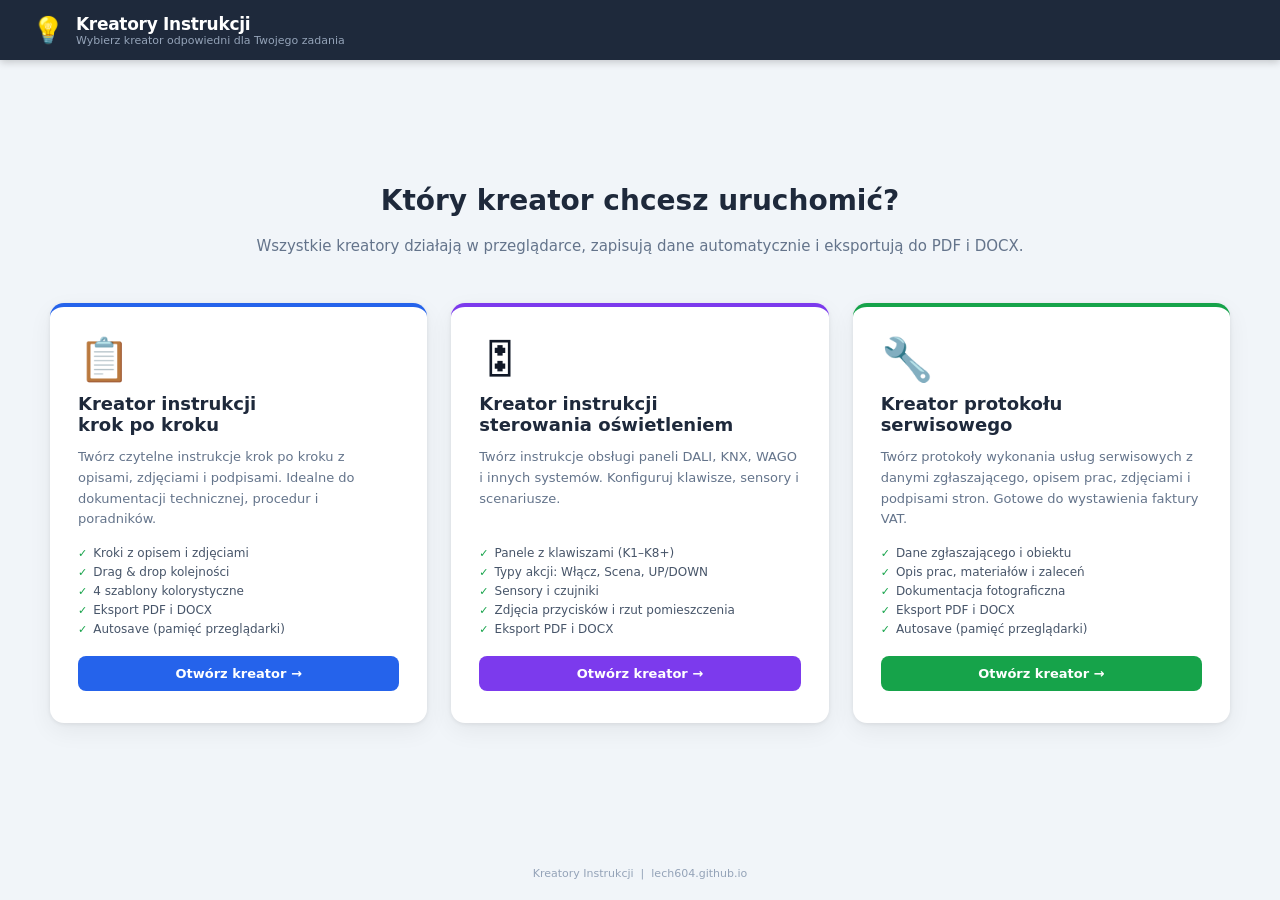
<file: index.html>
<!DOCTYPE html>
<html lang="pl">
<head>
  <meta charset="UTF-8">
  <meta name="viewport" content="width=device-width, initial-scale=1.0">
  <title>Kreatory Instrukcji</title>
  <style>
    *, *::before, *::after { box-sizing: border-box; margin: 0; padding: 0; }

    body {
      font-family: "Segoe UI", system-ui, -apple-system, Arial, sans-serif;
      background: #f1f5f9;
      color: #111827;
      min-height: 100vh;
      display: flex;
      flex-direction: column;
    }

    header {
      background: #1e293b;
      color: #fff;
      padding: 0 32px;
      height: 60px;
      display: flex;
      align-items: center;
      gap: 12px;
      box-shadow: 0 2px 8px rgba(0,0,0,.2);
    }
    header .logo { font-size: 26px; }
    header h1 { font-size: 17px; font-weight: 700; letter-spacing: -.3px; }
    header p  { font-size: 11px; color: #94a3b8; }

    main {
      flex: 1;
      display: flex;
      flex-direction: column;
      align-items: center;
      justify-content: center;
      padding: 48px 24px;
      gap: 16px;
    }

    .hero-title {
      font-size: 28px;
      font-weight: 800;
      color: #1e293b;
      text-align: center;
      margin-bottom: 4px;
    }
    .hero-sub {
      font-size: 15px;
      color: #64748b;
      text-align: center;
      margin-bottom: 32px;
    }

    .cards {
      display: grid;
      grid-template-columns: repeat(auto-fit, minmax(260px, 1fr));
      gap: 24px;
      max-width: 1180px;
      width: 100%;
    }

    .card {
      background: #fff;
      border-radius: 14px;
      box-shadow: 0 1px 4px rgba(0,0,0,.08), 0 8px 24px rgba(0,0,0,.06);
      padding: 32px 28px;
      display: flex;
      flex-direction: column;
      gap: 12px;
      transition: transform .15s, box-shadow .15s;
      text-decoration: none;
      color: inherit;
    }
    .card:hover {
      transform: translateY(-4px);
      box-shadow: 0 4px 12px rgba(0,0,0,.1), 0 16px 40px rgba(0,0,0,.1);
    }

    .card-icon {
      font-size: 42px;
      line-height: 1;
    }

    .card-title {
      font-size: 18px;
      font-weight: 700;
      color: #1e293b;
    }

    .card-desc {
      font-size: 13px;
      color: #64748b;
      line-height: 1.6;
      flex: 1;
    }

    .card-features {
      list-style: none;
      display: flex;
      flex-direction: column;
      gap: 5px;
      margin-top: 4px;
    }
    .card-features li {
      font-size: 12px;
      color: #475569;
      display: flex;
      align-items: center;
      gap: 6px;
    }
    .card-features li::before {
      content: '✓';
      color: #16a34a;
      font-weight: 700;
      font-size: 11px;
    }

    .card-btn {
      display: inline-flex;
      align-items: center;
      justify-content: center;
      gap: 6px;
      padding: 10px 20px;
      border-radius: 8px;
      font-size: 13px;
      font-weight: 600;
      margin-top: 8px;
      transition: background .15s;
    }

    .card-k1  { border-top: 4px solid #2563eb; }
    .card-k1 .card-btn { background: #2563eb; color: #fff; }
    .card-k1 .card-btn:hover { background: #1d4ed8; }

    .card-k2  { border-top: 4px solid #7c3aed; }
    .card-k2 .card-btn { background: #7c3aed; color: #fff; }
    .card-k2 .card-btn:hover { background: #6d28d9; }

    .card-k3  { border-top: 4px solid #16a34a; }
    .card-k3 .card-btn { background: #16a34a; color: #fff; }
    .card-k3 .card-btn:hover { background: #15803d; }

    footer {
      text-align: center;
      padding: 20px;
      font-size: 11px;
      color: #94a3b8;
    }

    @media (max-width: 640px) {
      .cards { grid-template-columns: 1fr; }
      .hero-title { font-size: 22px; }
    }
  </style>
</head>
<body>

<header>
  <div class="logo">💡</div>
  <div>
    <h1>Kreatory Instrukcji</h1>
    <p>Wybierz kreator odpowiedni dla Twojego zadania</p>
  </div>
</header>

<main>
  <div class="hero-title">Który kreator chcesz uruchomić?</div>
  <p class="hero-sub">Wszystkie kreatory działają w przeglądarce, zapisują dane automatycznie i eksportują do PDF i DOCX.</p>

  <div class="cards">

    <a href="kreator1/" class="card card-k1">
      <div class="card-icon">📋</div>
      <div class="card-title">Kreator instrukcji<br>krok po kroku</div>
      <p class="card-desc">Twórz czytelne instrukcje krok po kroku z opisami, zdjęciami i podpisami. Idealne do dokumentacji technicznej, procedur i poradników.</p>
      <ul class="card-features">
        <li>Kroki z opisem i zdjęciami</li>
        <li>Drag &amp; drop kolejności</li>
        <li>4 szablony kolorystyczne</li>
        <li>Eksport PDF i DOCX</li>
        <li>Autosave (pamięć przeglądarki)</li>
      </ul>
      <span class="card-btn">Otwórz kreator →</span>
    </a>

    <a href="https://lech604.github.io/kreator_v2/" class="card card-k2">
      <div class="card-icon">🎛</div>
      <div class="card-title">Kreator instrukcji<br>sterowania oświetleniem</div>
      <p class="card-desc">Twórz instrukcje obsługi paneli DALI, KNX, WAGO i innych systemów. Konfiguruj klawisze, sensory i scenariusze.</p>
      <ul class="card-features">
        <li>Panele z klawiszami (K1–K8+)</li>
        <li>Typy akcji: Włącz, Scena, UP/DOWN</li>
        <li>Sensory i czujniki</li>
        <li>Zdjęcia przycisków i rzut pomieszczenia</li>
        <li>Eksport PDF i DOCX</li>
      </ul>
      <span class="card-btn">Otwórz kreator →</span>
    </a>

    <a href="protokol-serwisowy/" class="card card-k3">
      <div class="card-icon">🔧</div>
      <div class="card-title">Kreator protokołu<br>serwisowego</div>
      <p class="card-desc">Twórz protokoły wykonania usług serwisowych z danymi zgłaszającego, opisem prac, zdjęciami i podpisami stron. Gotowe do wystawienia faktury VAT.</p>
      <ul class="card-features">
        <li>Dane zgłaszającego i obiektu</li>
        <li>Opis prac, materiałów i zaleceń</li>
        <li>Dokumentacja fotograficzna</li>
        <li>Eksport PDF i DOCX</li>
        <li>Autosave (pamięć przeglądarki)</li>
      </ul>
      <span class="card-btn">Otwórz kreator →</span>
    </a>

  </div>
</main>

<footer>
  Kreatory Instrukcji &nbsp;|&nbsp; lech604.github.io
</footer>

</body>
</html>
</file>
